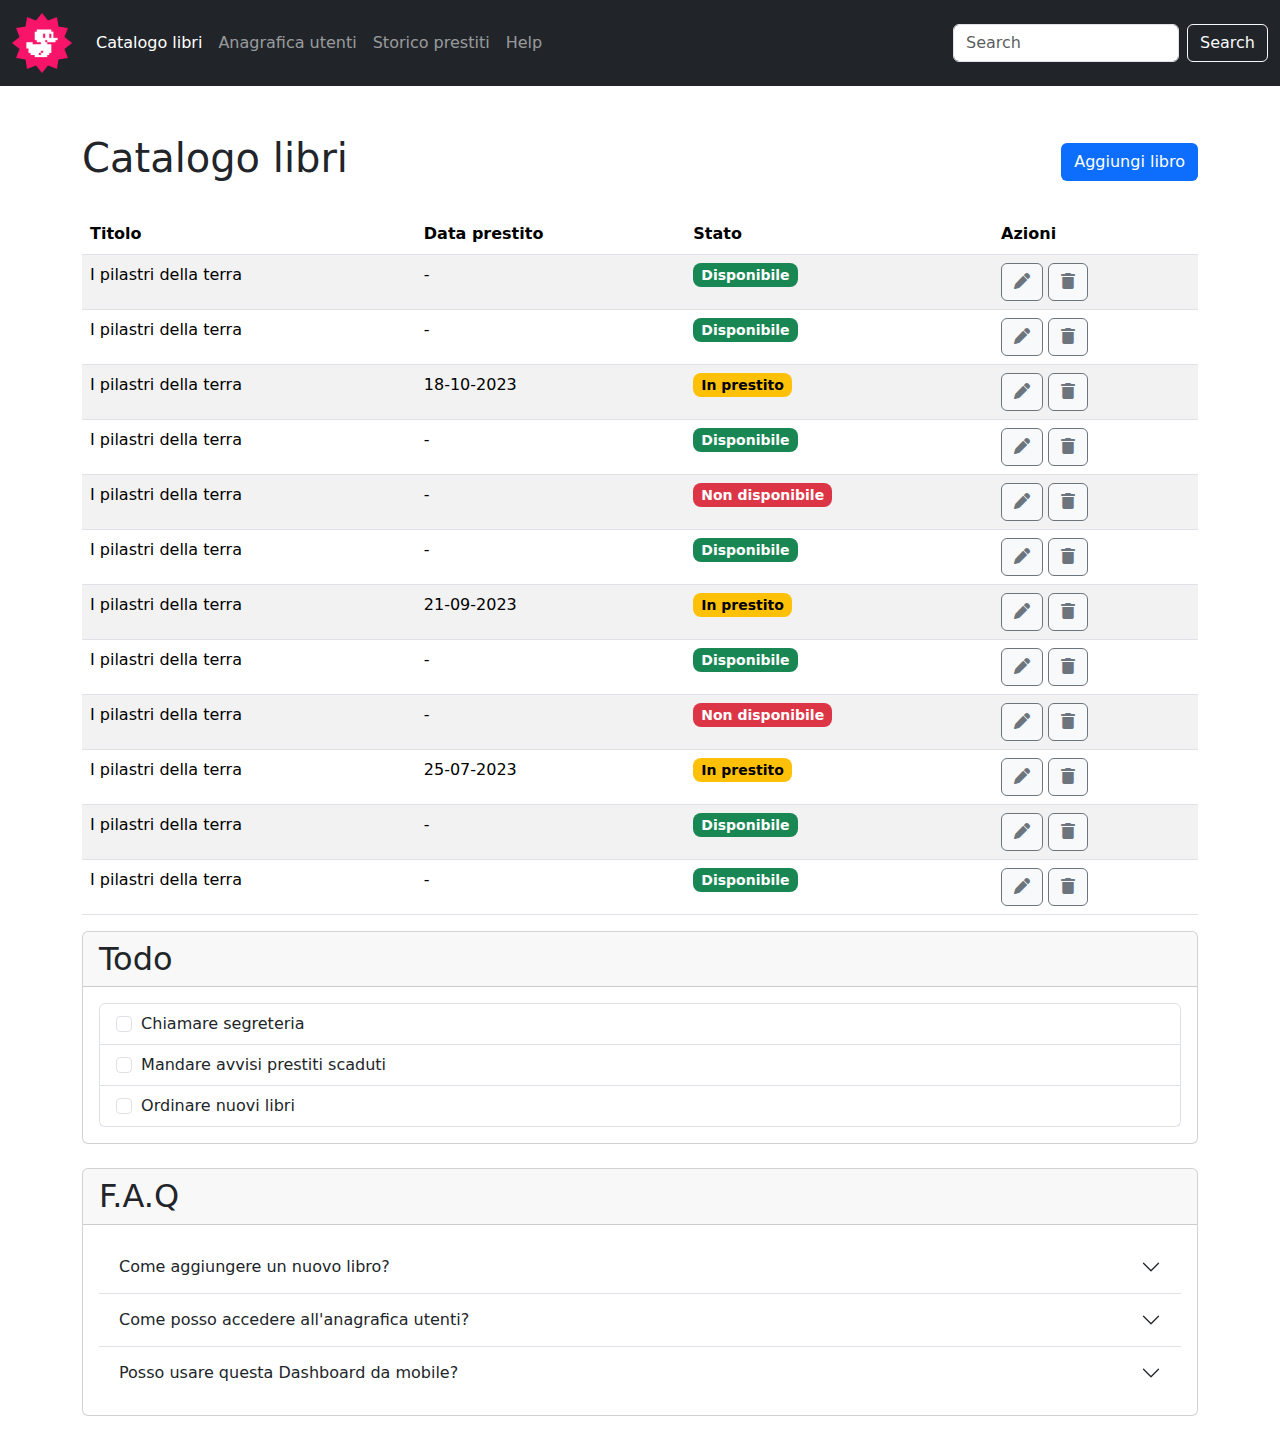
<file: index.html>
<!DOCTYPE html>
<html lang="en">
  <head>
    <meta charset="UTF-8" />
    <meta name="viewport" content="width=device-width, initial-scale=1.0" />
    <title>Dashboard</title>

    <link rel="stylesheet" href="./style.css" />

    <script
      src="https://cdn.jsdelivr.net/npm/bootstrap@5.3.3/dist/js/bootstrap.bundle.min.js"
      defer
    ></script>
  </head>
  <body>
    <header>
      <nav class="navbar navbar-expand-lg bg-dark" data-bs-theme="dark">
        <div class="container-fluid">
          <a class="navbar-brand" href="#">
            <img
              src="./public/img/duck.png"
              alt="brand-logo"
              width="60"
              height="60"
            />
          </a>
          <button
            class="navbar-toggler"
            type="button"
            data-bs-toggle="collapse"
            data-bs-target="#navbarSupportedContent"
            aria-controls="navbarSupportedContent"
            aria-expanded="false"
            aria-label="Toggle navigation"
          >
            <span class="navbar-toggler-icon"></span>
          </button>
          <div class="collapse navbar-collapse" id="navbarSupportedContent">
            <ul class="navbar-nav me-auto mb-2 mb-lg-0">
              <li class="nav-item">
                <a class="nav-link active" aria-current="page" href="#"
                  >Catalogo libri</a
                >
              </li>
              <li class="nav-item">
                <a class="nav-link" href="#">Anagrafica utenti</a>
              </li>
              <li class="nav-item">
                <a class="nav-link" href="#">Storico prestiti</a>
              </li>
              <li class="nav-item">
                <a class="nav-link" href="#">Help</a>
              </li>
            </ul>
            <form class="d-flex" role="search">
              <input
                class="form-control me-2"
                type="search"
                placeholder="Search"
                aria-label="Search"
                data-bs-theme="light"
              />
              <button class="btn btn-outline-light" type="submit">
                Search
              </button>
            </form>
          </div>
        </div>
      </nav>
    </header>
    <main>
      <section>
        <div class="container">
          <div class="row">
            <div class="col-xxl-9">
              <div
                class="d-flex justify-content-between align-items-center align-items-xxl-start mt-5 mb-4"
              >
                <h1>Catalogo libri</h1>
                <a
                  href="./src/pages/add-book.html"
                  class="btn bg-primary text-white"
                >
                  Aggiungi libro
                </a>
              </div>
              <table class="table table-striped">
                <thead>
                  <tr>
                    <th scope="col">Titolo</th>
                    <th scope="col" class="d-none d-md-table-cell">
                      Data prestito
                    </th>
                    <th scope="col">Stato</th>
                    <th scope="col">Azioni</th>
                  </tr>
                </thead>
                <tbody>
                  <tr>
                    <td>I pilastri della terra</td>
                    <td class="d-none d-md-table-cell">-</td>
                    <td>
                      <small
                        class="text-bg-success fw-semibold rounded-3 py-1 px-2"
                        >Disponibile</small
                      >
                    </td>
                    <td>
                      <button
                        class="btn text-secondary bg-light border border-secondary"
                      >
                        <i class="fa-solid fa-pen"></i>
                      </button>
                      <button
                        class="btn text-secondary bg-light border border-secondary"
                      >
                        <i class="fa-solid fa-trash"></i>
                      </button>
                    </td>
                  </tr>
                  <tr>
                    <td>I pilastri della terra</td>
                    <td class="d-none d-md-table-cell">-</td>
                    <td>
                      <small
                        class="text-bg-success fw-semibold rounded-3 py-1 px-2"
                        >Disponibile</small
                      >
                    </td>
                    <td>
                      <button
                        class="btn text-secondary bg-light border border-secondary"
                      >
                        <i class="fa-solid fa-pen"></i>
                      </button>
                      <button
                        class="btn text-secondary bg-light border border-secondary"
                      >
                        <i class="fa-solid fa-trash"></i>
                      </button>
                    </td>
                  </tr>
                  <tr>
                    <td>I pilastri della terra</td>
                    <td class="d-none d-md-table-cell">
                      <time datetime="1728388636">18-10-2023</time>
                    </td>
                    <td>
                      <small
                        class="text-bg-warning fw-semibold rounded-3 py-1 px-2"
                        >In prestito</small
                      >
                    </td>
                    <td>
                      <button
                        class="btn text-secondary bg-light border border-secondary"
                      >
                        <i class="fa-solid fa-pen"></i>
                      </button>
                      <button
                        class="btn text-secondary bg-light border border-secondary"
                      >
                        <i class="fa-solid fa-trash"></i>
                      </button>
                    </td>
                  </tr>
                  <tr>
                    <td>I pilastri della terra</td>
                    <td class="d-none d-md-table-cell">-</td>
                    <td>
                      <small
                        class="text-bg-success fw-semibold rounded-3 py-1 px-2"
                        >Disponibile</small
                      >
                    </td>
                    <td>
                      <button
                        class="btn text-secondary bg-light border border-secondary"
                      >
                        <i class="fa-solid fa-pen"></i>
                      </button>
                      <button
                        class="btn text-secondary bg-light border border-secondary"
                      >
                        <i class="fa-solid fa-trash"></i>
                      </button>
                    </td>
                  </tr>
                  <tr>
                    <td>I pilastri della terra</td>
                    <td class="d-none d-md-table-cell">-</td>
                    <td>
                      <small
                        class="text-bg-danger fw-semibold rounded-3 py-1 px-2"
                        >Non disponibile</small
                      >
                    </td>
                    <td>
                      <button
                        class="btn text-secondary bg-light border border-secondary"
                      >
                        <i class="fa-solid fa-pen"></i>
                      </button>
                      <button
                        class="btn text-secondary bg-light border border-secondary"
                      >
                        <i class="fa-solid fa-trash"></i>
                      </button>
                    </td>
                  </tr>
                  <tr>
                    <td>I pilastri della terra</td>
                    <td class="d-none d-md-table-cell">-</td>
                    <td>
                      <small
                        class="text-bg-success fw-semibold rounded-3 py-1 px-2"
                        >Disponibile</small
                      >
                    </td>
                    <td>
                      <button
                        class="btn text-secondary bg-light border border-secondary"
                      >
                        <i class="fa-solid fa-pen"></i>
                      </button>
                      <button
                        class="btn text-secondary bg-light border border-secondary"
                      >
                        <i class="fa-solid fa-trash"></i>
                      </button>
                    </td>
                  </tr>
                  <tr>
                    <td>I pilastri della terra</td>
                    <td><time datetime="1728388636">21-09-2023</time></td>
                    <td class="d-none d-md-table-cell">
                      <small
                        class="text-bg-warning fw-semibold rounded-3 py-1 px-2"
                        >In prestito</small
                      >
                    </td>
                    <td>
                      <button
                        class="btn text-secondary bg-light border border-secondary"
                      >
                        <i class="fa-solid fa-pen"></i>
                      </button>
                      <button
                        class="btn text-secondary bg-light border border-secondary"
                      >
                        <i class="fa-solid fa-trash"></i>
                      </button>
                    </td>
                  </tr>
                  <tr>
                    <td>I pilastri della terra</td>
                    <td class="d-none d-md-table-cell">-</td>
                    <td>
                      <small
                        class="text-bg-success fw-semibold rounded-3 py-1 px-2"
                        >Disponibile</small
                      >
                    </td>
                    <td>
                      <button
                        class="btn text-secondary bg-light border border-secondary"
                      >
                        <i class="fa-solid fa-pen"></i>
                      </button>
                      <button
                        class="btn text-secondary bg-light border border-secondary"
                      >
                        <i class="fa-solid fa-trash"></i>
                      </button>
                    </td>
                  </tr>
                  <tr>
                    <td>I pilastri della terra</td>
                    <td class="d-none d-md-table-cell">-</td>
                    <td>
                      <small
                        class="text-bg-danger fw-semibold rounded-3 py-1 px-2"
                        >Non disponibile</small
                      >
                    </td>
                    <td>
                      <button
                        class="btn text-secondary bg-light border border-secondary"
                      >
                        <i class="fa-solid fa-pen"></i>
                      </button>
                      <button
                        class="btn text-secondary bg-light border border-secondary"
                      >
                        <i class="fa-solid fa-trash"></i>
                      </button>
                    </td>
                  </tr>
                  <tr>
                    <td>I pilastri della terra</td>
                    <td class="d-none d-md-table-cell">
                      <time datetime="1728388636">25-07-2023</time>
                    </td>
                    <td>
                      <small
                        class="text-bg-warning fw-semibold rounded-3 py-1 px-2"
                        >In prestito</small
                      >
                    </td>
                    <td>
                      <button
                        class="btn text-secondary bg-light border border-secondary"
                      >
                        <i class="fa-solid fa-pen"></i>
                      </button>
                      <button
                        class="btn text-secondary bg-light border border-secondary"
                      >
                        <i class="fa-solid fa-trash"></i>
                      </button>
                    </td>
                  </tr>
                  <tr>
                    <td>I pilastri della terra</td>
                    <td class="d-none d-md-table-cell">-</td>
                    <td>
                      <small
                        class="text-bg-success fw-semibold rounded-3 py-1 px-2"
                        >Disponibile</small
                      >
                    </td>
                    <td>
                      <button
                        class="btn text-secondary bg-light border border-secondary"
                      >
                        <i class="fa-solid fa-pen"></i>
                      </button>
                      <button
                        class="btn text-secondary bg-light border border-secondary"
                      >
                        <i class="fa-solid fa-trash"></i>
                      </button>
                    </td>
                  </tr>
                  <tr>
                    <td>I pilastri della terra</td>
                    <td class="d-none d-md-table-cell">-</td>
                    <td>
                      <small
                        class="text-bg-success fw-semibold rounded-3 py-1 px-2"
                        >Disponibile</small
                      >
                    </td>
                    <td>
                      <button
                        class="btn text-secondary bg-light border border-secondary"
                      >
                        <i class="fa-solid fa-pen"></i>
                      </button>
                      <button
                        class="btn text-secondary bg-light border border-secondary"
                      >
                        <i class="fa-solid fa-trash"></i>
                      </button>
                    </td>
                  </tr>
                </tbody>
              </table>
            </div>
            <div class="col-xxl-3">
              <div class="card mt-xxl-5">
                <h2 class="card-header">Todo</h2>
                <div class="card-body">
                  <ul class="list-group">
                    <li class="list-group-item">
                      <input
                        class="form-check-input me-1"
                        type="checkbox"
                        value=""
                        id="firstCheckbox"
                      />
                      <label class="form-check-label" for="firstCheckbox"
                        >Chiamare segreteria</label
                      >
                    </li>
                    <li class="list-group-item">
                      <input
                        class="form-check-input me-1"
                        type="checkbox"
                        value=""
                        id="secondCheckbox"
                      />
                      <label class="form-check-label" for="secondCheckbox"
                        >Mandare avvisi prestiti scaduti</label
                      >
                    </li>
                    <li class="list-group-item">
                      <input
                        class="form-check-input me-1"
                        type="checkbox"
                        value=""
                        id="thirdCheckbox"
                      />
                      <label class="form-check-label" for="thirdCheckbox"
                        >Ordinare nuovi libri</label
                      >
                    </li>
                  </ul>
                </div>
              </div>
              <div class="card my-4">
                <h2 class="card-header">F.A.Q</h2>
                <div class="card-body">
                  <div
                    class="accordion accordion-flush"
                    id="accordionFlushExample"
                  >
                    <div class="accordion-item">
                      <h2 class="accordion-header">
                        <button
                          class="accordion-button collapsed"
                          type="button"
                          data-bs-toggle="collapse"
                          data-bs-target="#flush-collapseOne"
                          aria-expanded="false"
                          aria-controls="flush-collapseOne"
                        >
                          Come aggiungere un nuovo libro?
                        </button>
                      </h2>
                      <div
                        id="flush-collapseOne"
                        class="accordion-collapse collapse"
                        data-bs-parent="#accordionFlushExample"
                      >
                        <div class="accordion-body">
                          Placeholder content for this accordion, which is
                          intended to demonstrate the
                          <code>.accordion-flush</code> class. This is the first
                          item's accordion body.
                        </div>
                      </div>
                    </div>
                    <div class="accordion-item">
                      <h2 class="accordion-header">
                        <button
                          class="accordion-button collapsed"
                          type="button"
                          data-bs-toggle="collapse"
                          data-bs-target="#flush-collapseTwo"
                          aria-expanded="false"
                          aria-controls="flush-collapseTwo"
                        >
                          Come posso accedere all'anagrafica utenti?
                        </button>
                      </h2>
                      <div
                        id="flush-collapseTwo"
                        class="accordion-collapse collapse"
                        data-bs-parent="#accordionFlushExample"
                      >
                        <div class="accordion-body">
                          Placeholder content for this accordion, which is
                          intended to demonstrate the
                          <code>.accordion-flush</code> class. This is the
                          second item's accordion body. Let's imagine this being
                          filled with some actual content.
                        </div>
                      </div>
                    </div>
                    <div class="accordion-item">
                      <h2 class="accordion-header">
                        <button
                          class="accordion-button collapsed"
                          type="button"
                          data-bs-toggle="collapse"
                          data-bs-target="#flush-collapseThree"
                          aria-expanded="false"
                          aria-controls="flush-collapseThree"
                        >
                          Posso usare questa Dashboard da mobile?
                        </button>
                      </h2>
                      <div
                        id="flush-collapseThree"
                        class="accordion-collapse collapse"
                        data-bs-parent="#accordionFlushExample"
                      >
                        <div class="accordion-body">
                          Placeholder content for this accordion, which is
                          intended to demonstrate the
                          <code>.accordion-flush</code> class. This is the third
                          item's accordion body. Nothing more exciting happening
                          here in terms of content, but just filling up the
                          space to make it look, at least at first glance, a bit
                          more representative of how this would look in a
                          real-world application.
                        </div>
                      </div>
                    </div>
                  </div>
                </div>
              </div>
            </div>
          </div>
        </div>
      </section>
    </main>
  </body>
</html>
</file>
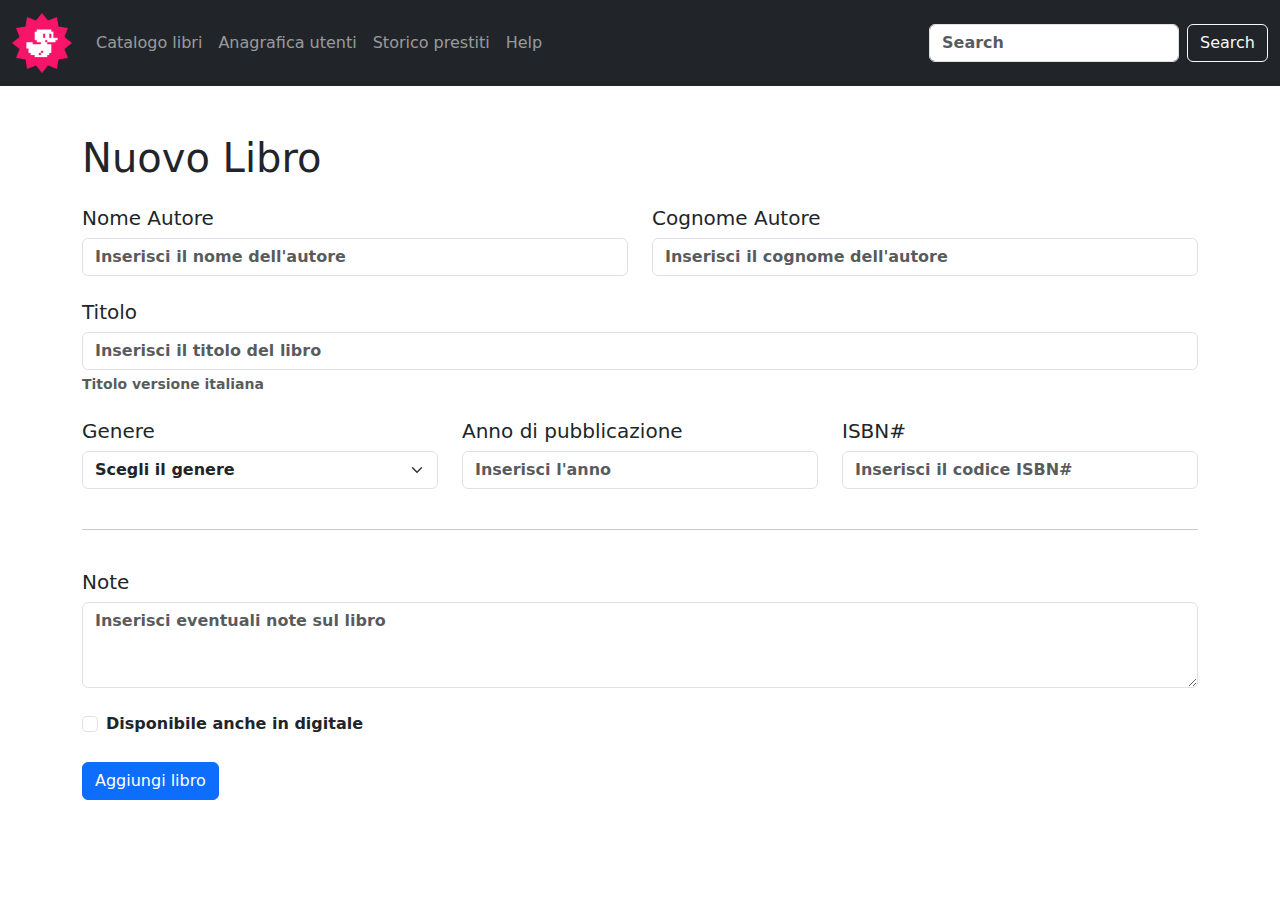
<file: src/pages/add-book.html>
<!DOCTYPE html>
<html lang="en">
  <head>
    <meta charset="UTF-8" />
    <meta name="viewport" content="width=device-width, initial-scale=1.0" />
    <title>Aggiungi libro</title>

    <link rel="stylesheet" href="../../style.css" />

    <script
      src="https://cdn.jsdelivr.net/npm/bootstrap@5.3.3/dist/js/bootstrap.bundle.min.js"
      defer
    ></script>
  </head>
  <body>
    <header>
      <nav class="navbar navbar-expand-lg bg-dark" data-bs-theme="dark">
        <div class="container-fluid">
          <a class="navbar-brand" href="#">
            <img
              src="../../public/img/duck.png"
              alt="brand-logo"
              width="60"
              height="60"
            />
          </a>
          <button
            class="navbar-toggler"
            type="button"
            data-bs-toggle="collapse"
            data-bs-target="#navbarSupportedContent"
            aria-controls="navbarSupportedContent"
            aria-expanded="false"
            aria-label="Toggle navigation"
          >
            <span class="navbar-toggler-icon"></span>
          </button>
          <div class="collapse navbar-collapse" id="navbarSupportedContent">
            <ul class="navbar-nav me-auto mb-2 mb-lg-0">
              <li class="nav-item">
                <a class="nav-link" aria-current="page" href="../../index.html"
                  >Catalogo libri</a
                >
              </li>
              <li class="nav-item">
                <a class="nav-link" href="#">Anagrafica utenti</a>
              </li>
              <li class="nav-item">
                <a class="nav-link" href="#">Storico prestiti</a>
              </li>
              <li class="nav-item">
                <a class="nav-link" href="#">Help</a>
              </li>
            </ul>
            <form class="d-flex" role="search">
              <input
                class="form-control fw-semibold me-2"
                type="search"
                placeholder="Search"
                aria-label="Search"
                data-bs-theme="light"
              />
              <button class="btn btn-outline-light" type="submit">
                Search
              </button>
            </form>
          </div>
        </div>
      </nav>
    </header>
    <main>
      <div class="container">
        <h1 class="mt-5 mb-4">Nuovo Libro</h1>
        <form class="row">
          <div class="col-6">
            <label for="authorFirstName" class="form-label h5"
              >Nome Autore</label
            >
            <input
              type="text"
              id="authorFirstName"
              name="authorFirstName"
              placeholder="Inserisci il nome dell'autore"
              class="form-control fw-semibold"
              required
            />
          </div>
          <div class="col-6 mb-4">
            <label for="authorLastName" class="form-label h5"
              >Cognome Autore</label
            >
            <input
              type="text"
              id="authorLastName"
              name="authorLastName"
              placeholder="Inserisci il cognome dell'autore"
              class="form-control fw-semibold"
              required
            />
          </div>
          <div class="mb-2">
            <label for="bookTitle" class="form-label h5">Titolo</label>
            <input
              type="text"
              id="bookTitle"
              name="bookTitle"
              placeholder="Inserisci il titolo del libro"
              class="form-control fw-semibold"
              required
            />
            <p class="form-text fw-semibold">Titolo versione italiana</p>
          </div>
          <div class="mb-4 col-lg-4">
            <label for="bookGenre" class="form-label h5">Genere</label>
            <select
              name="bookGenre"
              id="bookGenre"
              class="form-select fw-semibold"
            >
              <option value="">Scegli il genere</option>
            </select>
          </div>
          <div class="mb-4 col-lg-4">
            <label for="pubYear" class="form-label h5"
              >Anno di pubblicazione</label
            >
            <input
              type="number"
              id="pubYear"
              name="pubYear"
              placeholder="Inserisci l'anno"
              class="form-control fw-semibold"
              required
            />
          </div>
          <div class="mb-4 col-lg-4">
            <label for="ISBNCode" class="form-label h5">ISBN#</label>
            <input
              type="number"
              id="ISBNCode"
              name="ISBNCode"
              placeholder="Inserisci il codice ISBN#"
              class="form-control fw-semibold"
              required
            />
          </div>
          <div><hr /></div>
          <div class="my-4">
            <label for="notes" class="form-label h5">Note</label>
            <textarea
              name="notes"
              id="notes"
              placeholder="Inserisci eventuali note sul libro"
              rows="3"
              class="form-control fw-semibold"
            ></textarea>
          </div>
          <div>
            <div class="form-check">
              <label
                for="hasDigitalEdition"
                class="form-check-label fw-semibold"
                >Disponibile anche in digitale</label
              >
              <input
                type="checkbox"
                name="hasDigitalEdition"
                id="hasDigitalEdition"
                class="form-check-input"
              />
            </div>
          </div>
          <div class="my-4">
            <button type="submit" class="btn btn-primary">
              Aggiungi libro
            </button>
          </div>
        </form>
      </div>
    </main>
  </body>
</html>
</file>
<file: style.css>
@import url("https://cdn.jsdelivr.net/npm/bootstrap@5.3.3/dist/css/bootstrap.min.css");
@import url("https://cdnjs.cloudflare.com/ajax/libs/font-awesome/6.6.0/css/all.min.css");
</file>
